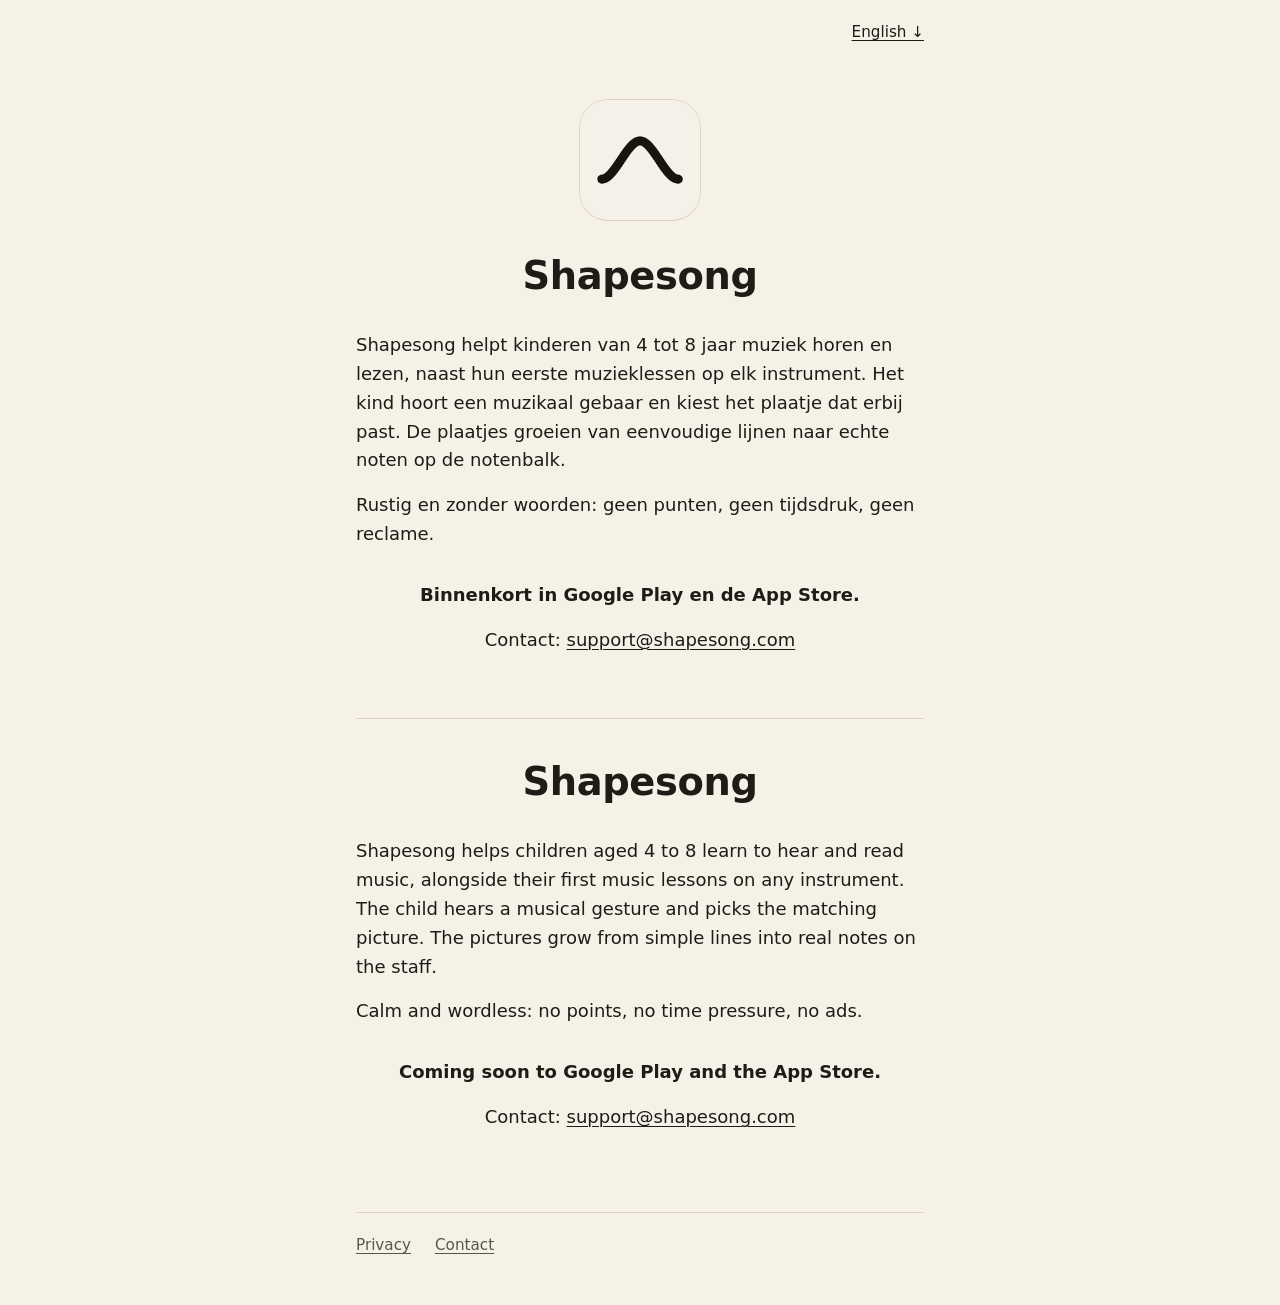
<file: index.html>
<!doctype html>
<html lang="nl">
<head>
  <meta charset="utf-8">
  <meta name="viewport" content="width=device-width, initial-scale=1">
  <meta http-equiv="Content-Security-Policy" content="default-src 'none'; img-src 'self'; style-src 'self'; base-uri 'none'; form-action 'none'">
  <meta name="referrer" content="no-referrer">
  <title>Shapesong</title>
  <meta name="description" content="Shapesong helpt kinderen van 4 tot 8 jaar muziek horen en lezen. Shapesong helps children aged 4 to 8 learn to hear and read music.">
  <link rel="canonical" href="https://shapesong.com/">
  <link rel="stylesheet" href="/style.css">
  <link rel="icon" href="/favicon.ico" sizes="32x32">
  <link rel="icon" href="/icon-192.png" type="image/png" sizes="192x192">
  <link rel="apple-touch-icon" href="/apple-touch-icon.png">
  <meta name="theme-color" content="#f6f1e7">
  <meta property="og:type" content="website">
  <meta property="og:site_name" content="Shapesong">
  <meta property="og:title" content="Shapesong">
  <meta property="og:description" content="Leer muziek horen en lezen: van lijnen naar noten, zonder woorden. Learn to hear and read music: from lines to notes, without words.">
  <meta property="og:url" content="https://shapesong.com/">
  <meta property="og:image" content="https://shapesong.com/og-image.png">
  <meta property="og:image:width" content="1024">
  <meta property="og:image:height" content="500">
  <meta property="og:image:alt" content="Een donkere lijn die omhoog en weer omlaag zwaait. A dark line that swoops up and down again.">
  <meta name="twitter:card" content="summary_large_image">
</head>
<body>
  <a class="skip" href="#main">Naar de inhoud</a>
  <header>
    <span></span>
    <a href="#en" lang="en" hreflang="en">English ↓</a>
  </header>

  <main id="main">
    <section class="lang hero" lang="nl">
      <img src="/icon-192.png" width="120" height="120" alt="Het Shapesong-icoon: een donkere lijn die omhoog en weer omlaag zwaait.">
      <h1>Shapesong</h1>
      <p>Shapesong helpt kinderen van 4 tot 8 jaar muziek horen en lezen, naast hun eerste muzieklessen op elk instrument. Het kind hoort een muzikaal gebaar en kiest het plaatje dat erbij past. De plaatjes groeien van eenvoudige lijnen naar echte noten op de notenbalk.</p>
      <p>Rustig en zonder woorden: geen punten, geen tijdsdruk, geen reclame.</p>
      <p class="soon">Binnenkort in Google Play en de App Store.</p>
      <p class="contact">Contact: <a href="mailto:support@shapesong.com">support@shapesong.com</a></p>
    </section>

    <section class="lang hero" id="en" lang="en">
      <h1>Shapesong</h1>
      <p>Shapesong helps children aged 4 to 8 learn to hear and read music, alongside their first music lessons on any instrument. The child hears a musical gesture and picks the matching picture. The pictures grow from simple lines into real notes on the staff.</p>
      <p>Calm and wordless: no points, no time pressure, no ads.</p>
      <p class="soon">Coming soon to Google Play and the App Store.</p>
      <p class="contact">Contact: <a href="mailto:support@shapesong.com">support@shapesong.com</a></p>
    </section>
  </main>

  <footer>
    <nav aria-label="Site">
      <a href="/privacy/">Privacy</a>
      <a href="/contact/">Contact</a>
    </nav>
  </footer>
</body>
</html>
</file>
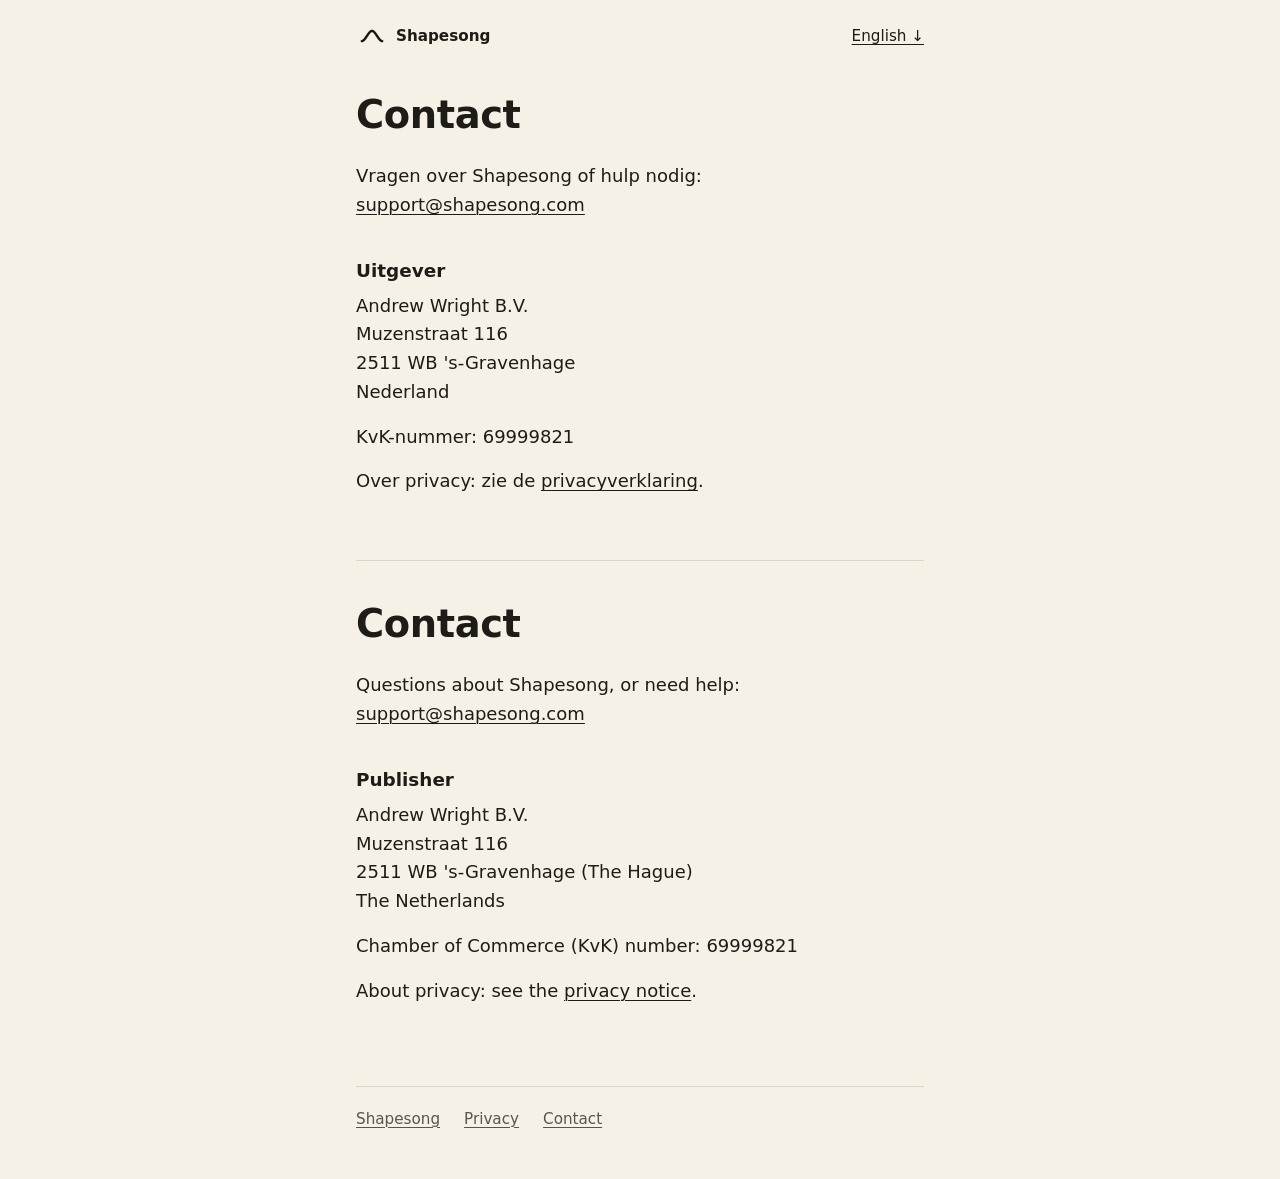
<file: contact/index.html>
<!doctype html>
<html lang="nl">
<head>
  <meta charset="utf-8">
  <meta name="viewport" content="width=device-width, initial-scale=1">
  <meta http-equiv="Content-Security-Policy" content="default-src 'none'; img-src 'self'; style-src 'self'; base-uri 'none'; form-action 'none'">
  <meta name="referrer" content="no-referrer">
  <title>Contact · Shapesong</title>
  <meta name="description" content="Contact en bedrijfsgegevens van Shapesong. Contact and company details for Shapesong.">
  <link rel="canonical" href="https://shapesong.com/contact/">
  <link rel="stylesheet" href="/style.css">
  <link rel="icon" href="/favicon.ico" sizes="32x32">
  <link rel="icon" href="/icon-192.png" type="image/png" sizes="192x192">
  <link rel="apple-touch-icon" href="/apple-touch-icon.png">
  <meta name="theme-color" content="#f6f1e7">
  <meta property="og:type" content="website">
  <meta property="og:site_name" content="Shapesong">
  <meta property="og:title" content="Contact · Shapesong">
  <meta property="og:url" content="https://shapesong.com/contact/">
  <meta property="og:image" content="https://shapesong.com/og-image.png">
  <meta property="og:image:width" content="1024">
  <meta property="og:image:height" content="500">
  <meta property="og:image:alt" content="Een donkere lijn die omhoog en weer omlaag zwaait. A dark line that swoops up and down again.">
  <meta name="twitter:card" content="summary_large_image">
</head>
<body>
  <a class="skip" href="#main">Naar de inhoud</a>
  <header>
    <a class="home" href="/"><img src="/icon-192.png" width="32" height="32" alt="">Shapesong</a>
    <a href="#en" lang="en" hreflang="en">English ↓</a>
  </header>

  <main id="main">
    <section class="lang" lang="nl">
      <h1>Contact</h1>
      <p>Vragen over Shapesong of hulp nodig: <a href="mailto:support@shapesong.com">support@shapesong.com</a></p>
      <h2>Uitgever</h2>
      <address>
        Andrew Wright B.V.<br>
        Muzenstraat 116<br>
        2511 WB 's-Gravenhage<br>
        Nederland
      </address>
      <p>KvK-nummer: 69999821</p>
      <p>Over privacy: zie de <a href="/privacy/">privacyverklaring</a>.</p>
    </section>

    <section class="lang" id="en" lang="en">
      <h1>Contact</h1>
      <p>Questions about Shapesong, or need help: <a href="mailto:support@shapesong.com">support@shapesong.com</a></p>
      <h2>Publisher</h2>
      <address>
        Andrew Wright B.V.<br>
        Muzenstraat 116<br>
        2511 WB 's-Gravenhage (The Hague)<br>
        The Netherlands
      </address>
      <p>Chamber of Commerce (KvK) number: 69999821</p>
      <p>About privacy: see the <a href="/privacy/">privacy notice</a>.</p>
    </section>
  </main>

  <footer>
    <nav aria-label="Site">
      <a href="/">Shapesong</a>
      <a href="/privacy/">Privacy</a>
      <a href="/contact/">Contact</a>
    </nav>
  </footer>
</body>
</html>
</file>
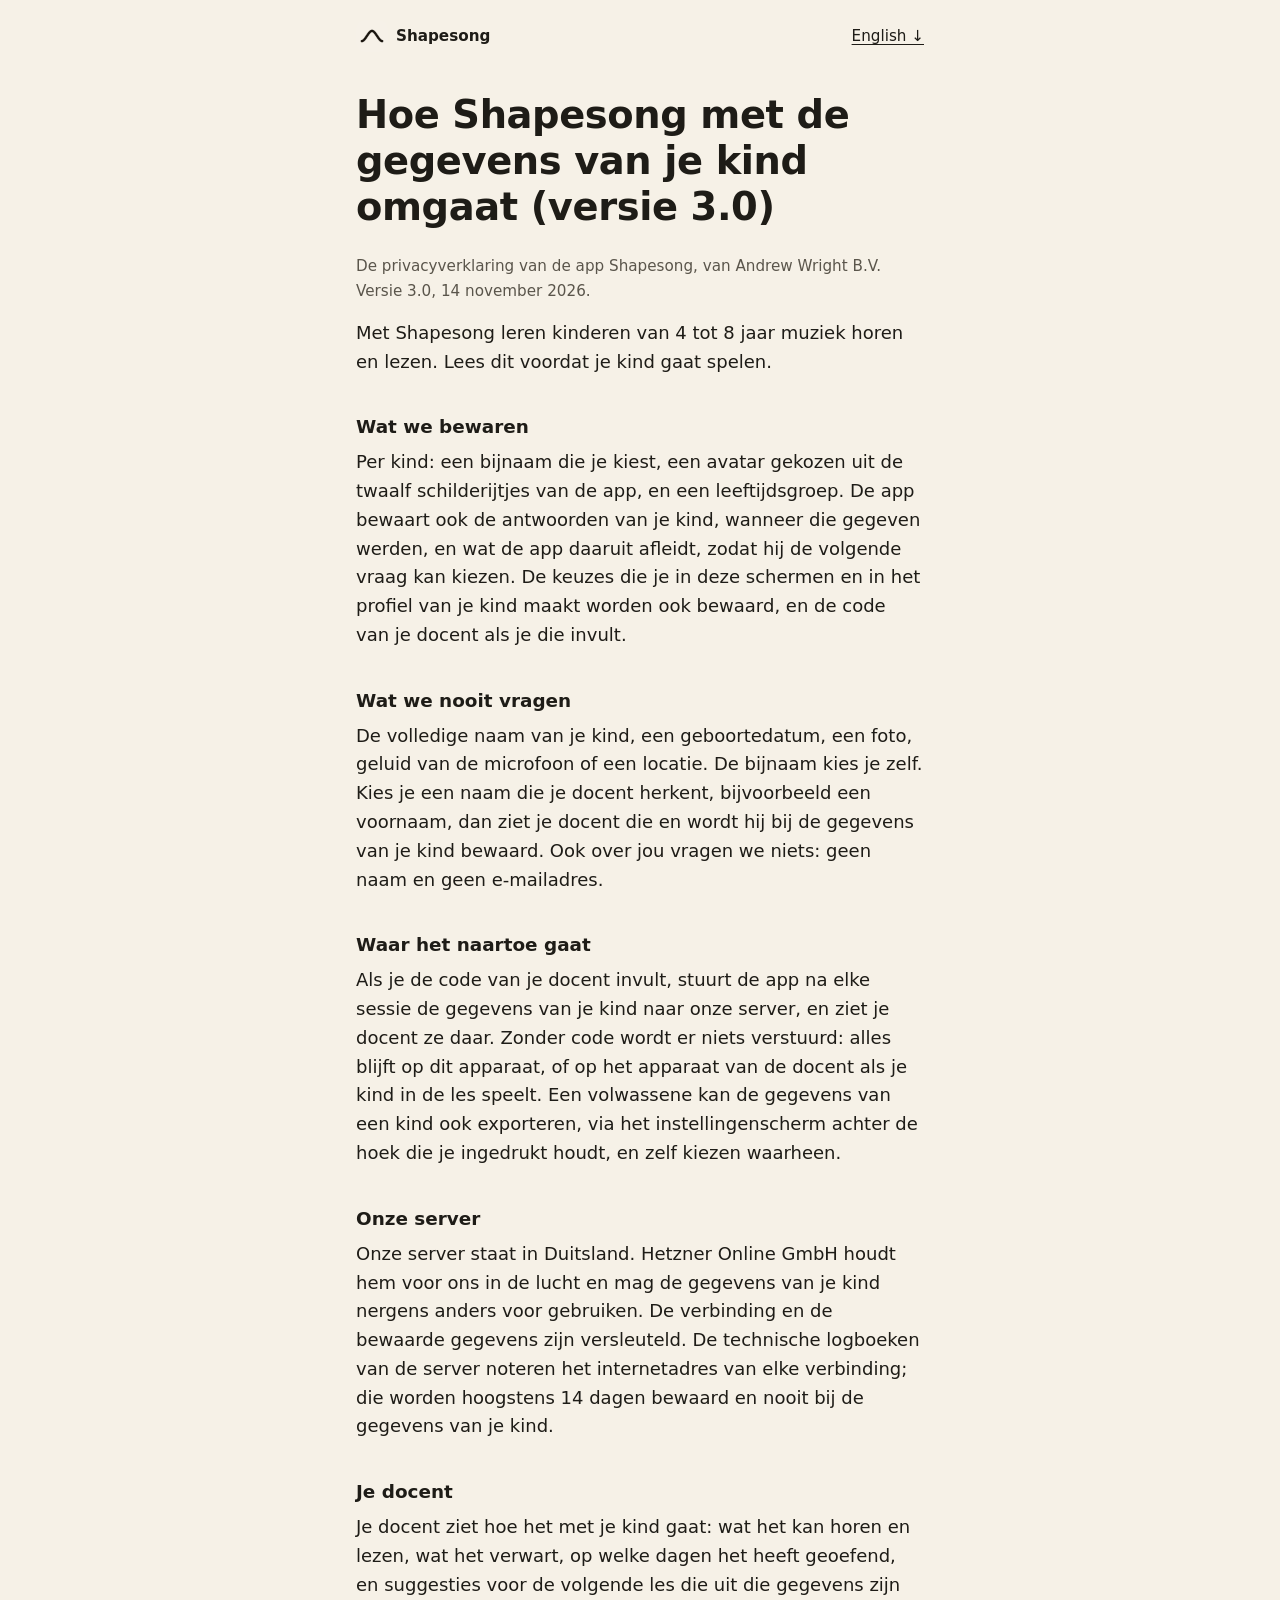
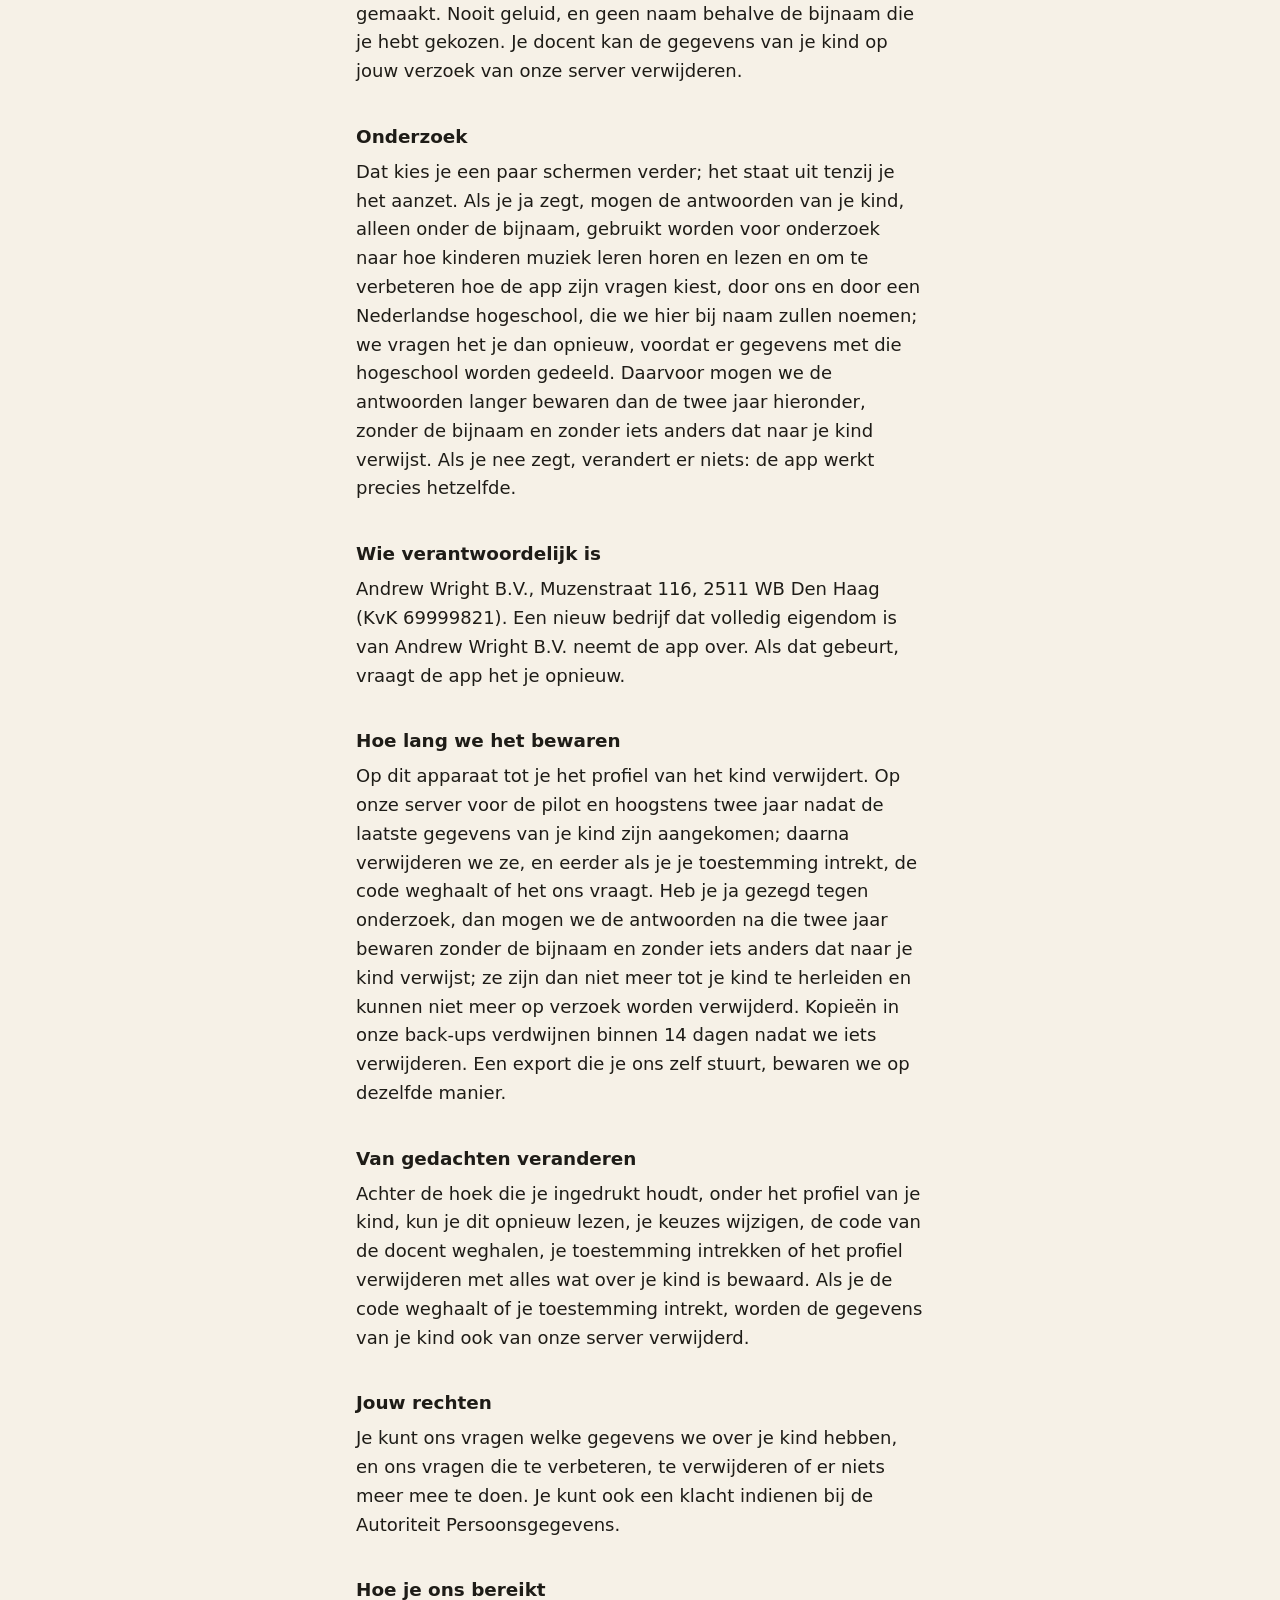
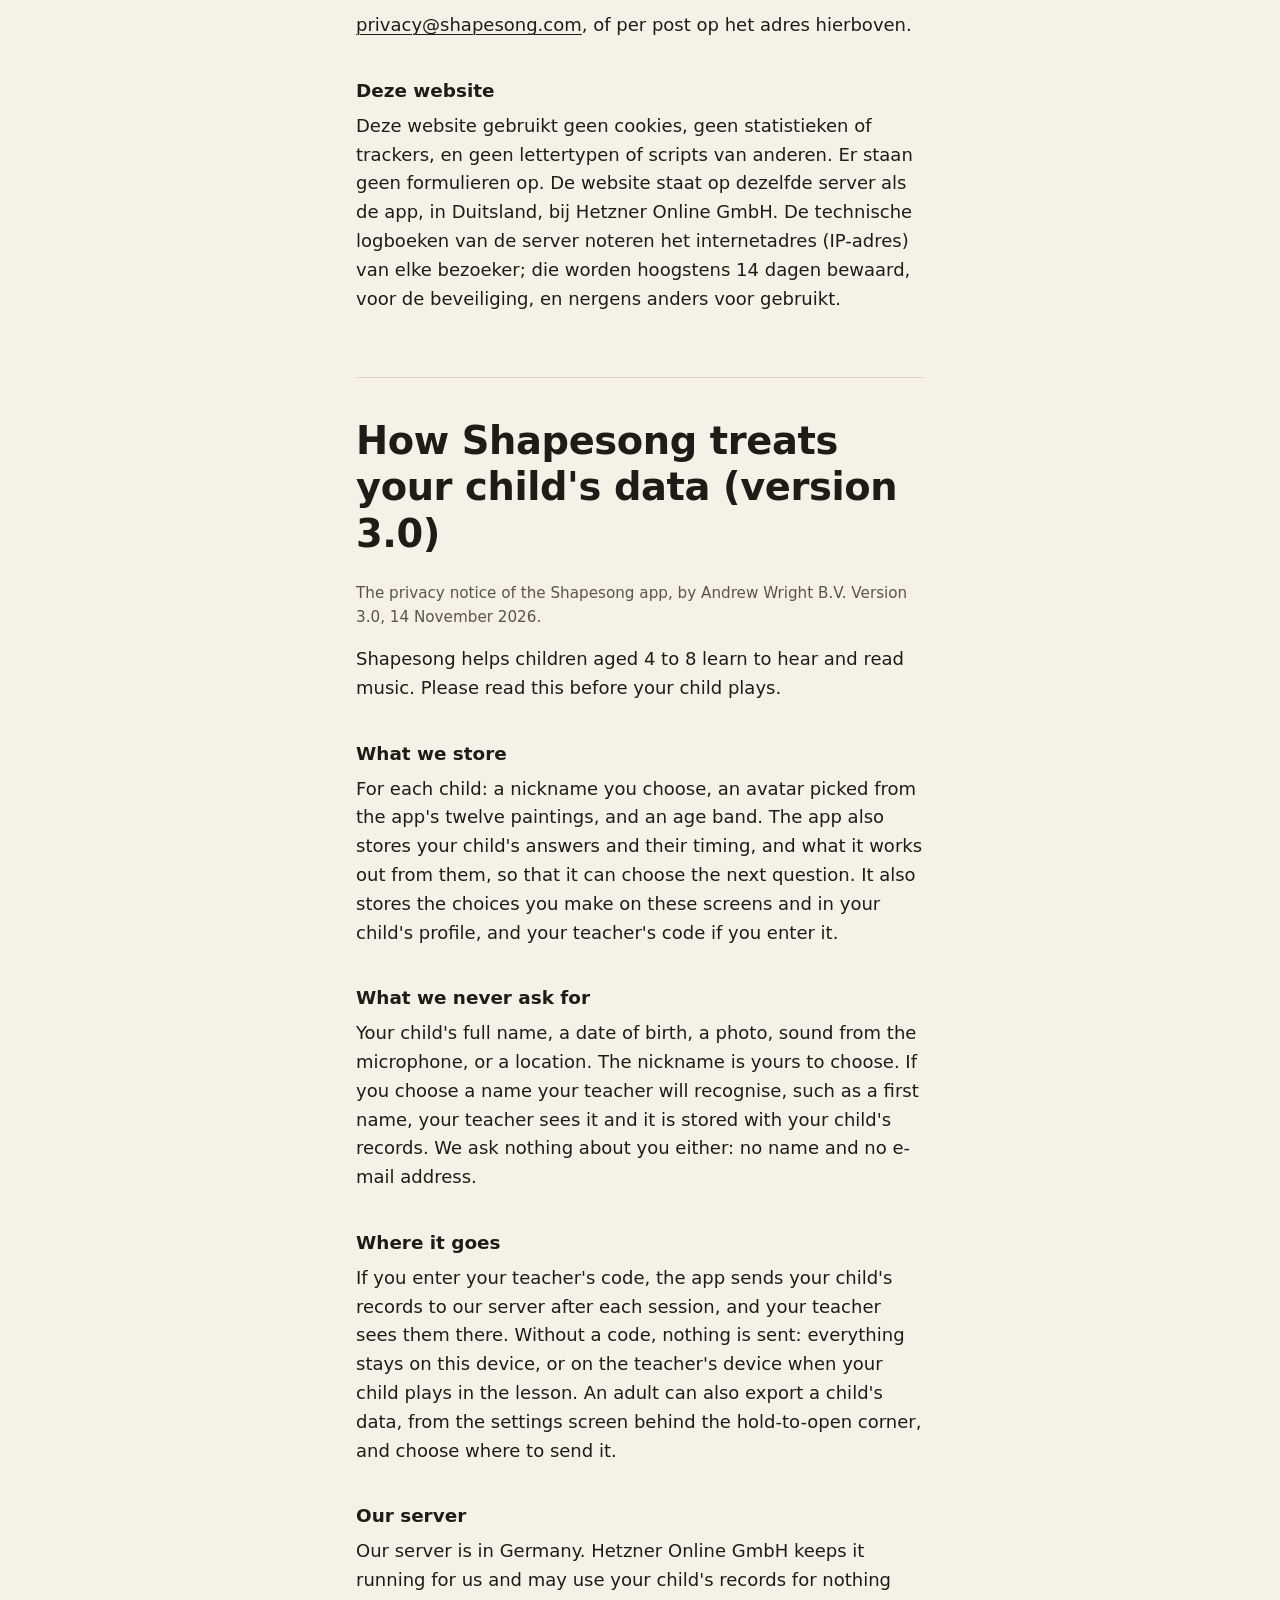
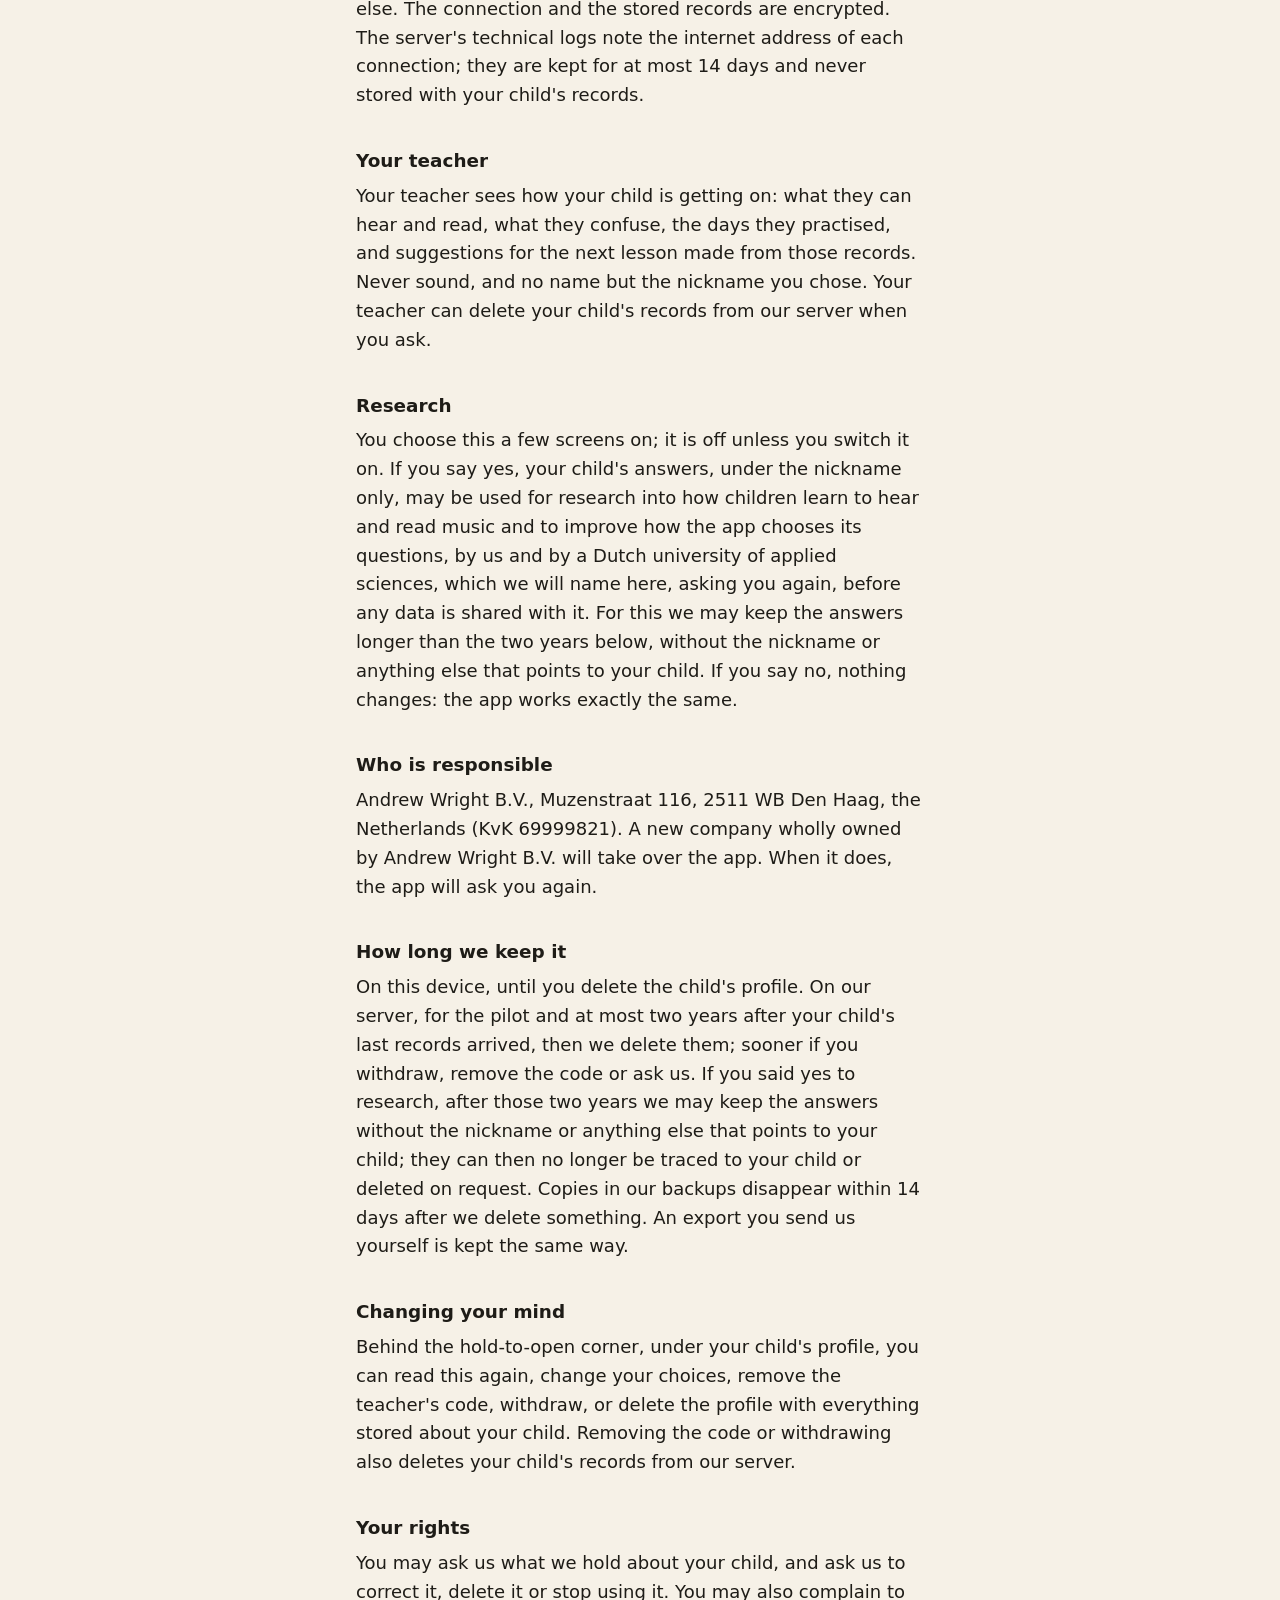
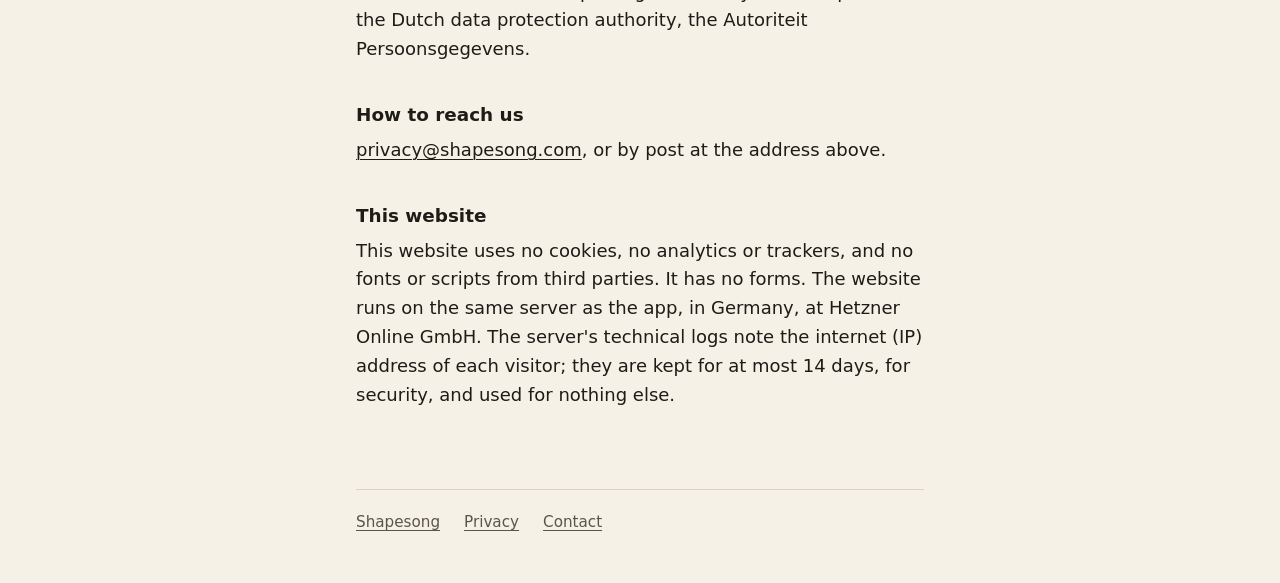
<file: privacy/index.html>
<!doctype html>
<html lang="nl">
<head>
  <meta charset="utf-8">
  <meta name="viewport" content="width=device-width, initial-scale=1">
  <meta http-equiv="Content-Security-Policy" content="default-src 'none'; img-src 'self'; style-src 'self'; base-uri 'none'; form-action 'none'">
  <meta name="referrer" content="no-referrer">
  <title>Privacy · Shapesong</title>
  <meta name="description" content="Privacyverklaring van de app Shapesong (Andrew Wright B.V.). Privacy notice of the Shapesong app (Andrew Wright B.V.).">
  <link rel="canonical" href="https://shapesong.com/privacy/">
  <link rel="stylesheet" href="/style.css">
  <link rel="icon" href="/favicon.ico" sizes="32x32">
  <link rel="icon" href="/icon-192.png" type="image/png" sizes="192x192">
  <link rel="apple-touch-icon" href="/apple-touch-icon.png">
  <meta name="theme-color" content="#f6f1e7">
  <meta property="og:type" content="website">
  <meta property="og:site_name" content="Shapesong">
  <meta property="og:title" content="Privacy · Shapesong">
  <meta property="og:url" content="https://shapesong.com/privacy/">
  <meta property="og:image" content="https://shapesong.com/og-image.png">
  <meta property="og:image:width" content="1024">
  <meta property="og:image:height" content="500">
  <meta property="og:image:alt" content="Een donkere lijn die omhoog en weer omlaag zwaait. A dark line that swoops up and down again.">
  <meta name="twitter:card" content="summary_large_image">
</head>
<body>
  <a class="skip" href="#main">Naar de inhoud</a>
  <header>
    <a class="home" href="/"><img src="/icon-192.png" width="32" height="32" alt="">Shapesong</a>
    <a href="#en" lang="en" hreflang="en">English ↓</a>
  </header>

  <main id="main">
    <section class="lang" lang="nl">
      <h1>Hoe Shapesong met de gegevens van je kind omgaat (versie 3.0)</h1>
      <p class="meta">De privacyverklaring van de app Shapesong, van Andrew Wright B.V. Versie 3.0, 14 november 2026.</p>
      <p>Met Shapesong leren kinderen van 4 tot 8 jaar muziek horen en lezen. Lees dit voordat je kind gaat spelen.</p>
      <h2>Wat we bewaren</h2>
      <p>Per kind: een bijnaam die je kiest, een avatar gekozen uit de twaalf schilderijtjes van de app, en een leeftijdsgroep. De app bewaart ook de antwoorden van je kind, wanneer die gegeven werden, en wat de app daaruit afleidt, zodat hij de volgende vraag kan kiezen. De keuzes die je in deze schermen en in het profiel van je kind maakt worden ook bewaard, en de code van je docent als je die invult.</p>
      <h2>Wat we nooit vragen</h2>
      <p>De volledige naam van je kind, een geboortedatum, een foto, geluid van de microfoon of een locatie. De bijnaam kies je zelf. Kies je een naam die je docent herkent, bijvoorbeeld een voornaam, dan ziet je docent die en wordt hij bij de gegevens van je kind bewaard. Ook over jou vragen we niets: geen naam en geen e-mailadres.</p>
      <h2>Waar het naartoe gaat</h2>
      <p>Als je de code van je docent invult, stuurt de app na elke sessie de gegevens van je kind naar onze server, en ziet je docent ze daar. Zonder code wordt er niets verstuurd: alles blijft op dit apparaat, of op het apparaat van de docent als je kind in de les speelt. Een volwassene kan de gegevens van een kind ook exporteren, via het instellingenscherm achter de hoek die je ingedrukt houdt, en zelf kiezen waarheen.</p>
      <h2>Onze server</h2>
      <p>Onze server staat in Duitsland. Hetzner Online GmbH houdt hem voor ons in de lucht en mag de gegevens van je kind nergens anders voor gebruiken. De verbinding en de bewaarde gegevens zijn versleuteld. De technische logboeken van de server noteren het internetadres van elke verbinding; die worden hoogstens 14 dagen bewaard en nooit bij de gegevens van je kind.</p>
      <h2>Je docent</h2>
      <p>Je docent ziet hoe het met je kind gaat: wat het kan horen en lezen, wat het verwart, op welke dagen het heeft geoefend, en suggesties voor de volgende les die uit die gegevens zijn gemaakt. Nooit geluid, en geen naam behalve de bijnaam die je hebt gekozen. Je docent kan de gegevens van je kind op jouw verzoek van onze server verwijderen.</p>
      <h2>Onderzoek</h2>
      <p>Dat kies je een paar schermen verder; het staat uit tenzij je het aanzet. Als je ja zegt, mogen de antwoorden van je kind, alleen onder de bijnaam, gebruikt worden voor onderzoek naar hoe kinderen muziek leren horen en lezen en om te verbeteren hoe de app zijn vragen kiest, door ons en door een Nederlandse hogeschool, die we hier bij naam zullen noemen; we vragen het je dan opnieuw, voordat er gegevens met die hogeschool worden gedeeld. Daarvoor mogen we de antwoorden langer bewaren dan de twee jaar hieronder, zonder de bijnaam en zonder iets anders dat naar je kind verwijst. Als je nee zegt, verandert er niets: de app werkt precies hetzelfde.</p>
      <h2>Wie verantwoordelijk is</h2>
      <p>Andrew Wright B.V., Muzenstraat 116, 2511 WB Den Haag (KvK 69999821). Een nieuw bedrijf dat volledig eigendom is van Andrew Wright B.V. neemt de app over. Als dat gebeurt, vraagt de app het je opnieuw.</p>
      <h2>Hoe lang we het bewaren</h2>
      <p>Op dit apparaat tot je het profiel van het kind verwijdert. Op onze server voor de pilot en hoogstens twee jaar nadat de laatste gegevens van je kind zijn aangekomen; daarna verwijderen we ze, en eerder als je je toestemming intrekt, de code weghaalt of het ons vraagt. Heb je ja gezegd tegen onderzoek, dan mogen we de antwoorden na die twee jaar bewaren zonder de bijnaam en zonder iets anders dat naar je kind verwijst; ze zijn dan niet meer tot je kind te herleiden en kunnen niet meer op verzoek worden verwijderd. Kopieën in onze back-ups verdwijnen binnen 14 dagen nadat we iets verwijderen. Een export die je ons zelf stuurt, bewaren we op dezelfde manier.</p>
      <h2>Van gedachten veranderen</h2>
      <p>Achter de hoek die je ingedrukt houdt, onder het profiel van je kind, kun je dit opnieuw lezen, je keuzes wijzigen, de code van de docent weghalen, je toestemming intrekken of het profiel verwijderen met alles wat over je kind is bewaard. Als je de code weghaalt of je toestemming intrekt, worden de gegevens van je kind ook van onze server verwijderd.</p>
      <h2>Jouw rechten</h2>
      <p>Je kunt ons vragen welke gegevens we over je kind hebben, en ons vragen die te verbeteren, te verwijderen of er niets meer mee te doen. Je kunt ook een klacht indienen bij de Autoriteit Persoonsgegevens.</p>
      <h2>Hoe je ons bereikt</h2>
      <p><a href="mailto:privacy@shapesong.com">privacy@shapesong.com</a>, of per post op het adres hierboven.</p>

      <h2>Deze website</h2>
      <p>Deze website gebruikt geen cookies, geen statistieken of trackers, en geen lettertypen of scripts van anderen. Er staan geen formulieren op. De website staat op dezelfde server als de app, in Duitsland, bij Hetzner Online GmbH. De technische logboeken van de server noteren het internetadres (IP-adres) van elke bezoeker; die worden hoogstens 14 dagen bewaard, voor de beveiliging, en nergens anders voor gebruikt.</p>
    </section>

    <section class="lang" id="en" lang="en">
      <h1>How Shapesong treats your child's data (version 3.0)</h1>
      <p class="meta">The privacy notice of the Shapesong app, by Andrew Wright B.V. Version 3.0, 14 November 2026.</p>
      <p>Shapesong helps children aged 4 to 8 learn to hear and read music. Please read this before your child plays.</p>
      <h2>What we store</h2>
      <p>For each child: a nickname you choose, an avatar picked from the app's twelve paintings, and an age band. The app also stores your child's answers and their timing, and what it works out from them, so that it can choose the next question. It also stores the choices you make on these screens and in your child's profile, and your teacher's code if you enter it.</p>
      <h2>What we never ask for</h2>
      <p>Your child's full name, a date of birth, a photo, sound from the microphone, or a location. The nickname is yours to choose. If you choose a name your teacher will recognise, such as a first name, your teacher sees it and it is stored with your child's records. We ask nothing about you either: no name and no e-mail address.</p>
      <h2>Where it goes</h2>
      <p>If you enter your teacher's code, the app sends your child's records to our server after each session, and your teacher sees them there. Without a code, nothing is sent: everything stays on this device, or on the teacher's device when your child plays in the lesson. An adult can also export a child's data, from the settings screen behind the hold-to-open corner, and choose where to send it.</p>
      <h2>Our server</h2>
      <p>Our server is in Germany. Hetzner Online GmbH keeps it running for us and may use your child's records for nothing else. The connection and the stored records are encrypted. The server's technical logs note the internet address of each connection; they are kept for at most 14 days and never stored with your child's records.</p>
      <h2>Your teacher</h2>
      <p>Your teacher sees how your child is getting on: what they can hear and read, what they confuse, the days they practised, and suggestions for the next lesson made from those records. Never sound, and no name but the nickname you chose. Your teacher can delete your child's records from our server when you ask.</p>
      <h2>Research</h2>
      <p>You choose this a few screens on; it is off unless you switch it on. If you say yes, your child's answers, under the nickname only, may be used for research into how children learn to hear and read music and to improve how the app chooses its questions, by us and by a Dutch university of applied sciences, which we will name here, asking you again, before any data is shared with it. For this we may keep the answers longer than the two years below, without the nickname or anything else that points to your child. If you say no, nothing changes: the app works exactly the same.</p>
      <h2>Who is responsible</h2>
      <p>Andrew Wright B.V., Muzenstraat 116, 2511 WB Den Haag, the Netherlands (KvK 69999821). A new company wholly owned by Andrew Wright B.V. will take over the app. When it does, the app will ask you again.</p>
      <h2>How long we keep it</h2>
      <p>On this device, until you delete the child's profile. On our server, for the pilot and at most two years after your child's last records arrived, then we delete them; sooner if you withdraw, remove the code or ask us. If you said yes to research, after those two years we may keep the answers without the nickname or anything else that points to your child; they can then no longer be traced to your child or deleted on request. Copies in our backups disappear within 14 days after we delete something. An export you send us yourself is kept the same way.</p>
      <h2>Changing your mind</h2>
      <p>Behind the hold-to-open corner, under your child's profile, you can read this again, change your choices, remove the teacher's code, withdraw, or delete the profile with everything stored about your child. Removing the code or withdrawing also deletes your child's records from our server.</p>
      <h2>Your rights</h2>
      <p>You may ask us what we hold about your child, and ask us to correct it, delete it or stop using it. You may also complain to the Dutch data protection authority, the Autoriteit Persoonsgegevens.</p>
      <h2>How to reach us</h2>
      <p><a href="mailto:privacy@shapesong.com">privacy@shapesong.com</a>, or by post at the address above.</p>

      <h2>This website</h2>
      <p>This website uses no cookies, no analytics or trackers, and no fonts or scripts from third parties. It has no forms. The website runs on the same server as the app, in Germany, at Hetzner Online GmbH. The server's technical logs note the internet (IP) address of each visitor; they are kept for at most 14 days, for security, and used for nothing else.</p>
    </section>
  </main>

  <footer>
    <nav aria-label="Site">
      <a href="/">Shapesong</a>
      <a href="/privacy/">Privacy</a>
      <a href="/contact/">Contact</a>
    </nav>
  </footer>
</body>
</html>
</file>
<file: style.css>
/* Shapesong — one small stylesheet for every page.
   Colours come from the app icon: warm paper and dark ink. */

:root {
  --paper: #f6f1e7;
  --ink: #1e1c17;
  --soft: #5a554b;   /* quieter text; still well above 4.5:1 on paper */
  --line: #ddd5c4;
}

*,
*::before,
*::after {
  box-sizing: border-box;
}

html {
  -webkit-text-size-adjust: 100%;
  text-size-adjust: 100%;
}

body {
  margin: 0;
  background: var(--paper);
  color: var(--ink);
  font-family: system-ui, -apple-system, "Segoe UI", Roboto, "Helvetica Neue", Arial, sans-serif;
  font-size: 1.0625rem;
  line-height: 1.6;
}

main,
header,
footer {
  max-width: 38rem;
  margin: 0 auto;
  padding: 0 1.25rem;
}

header {
  padding-top: 1.25rem;
  display: flex;
  justify-content: space-between;
  align-items: center;
  font-size: 0.95rem;
}

header .home {
  display: flex;
  align-items: center;
  gap: 0.5rem;
  text-decoration: none;
  font-weight: 600;
}

header .home img {
  width: 2rem;
  height: 2rem;
  border-radius: 0.5rem;
}

a {
  color: var(--ink);
  text-underline-offset: 0.18em;
  text-decoration-thickness: 1px;
}

a:hover {
  text-decoration-thickness: 2px;
}

a:focus-visible {
  outline: 2px solid var(--ink);
  outline-offset: 3px;
  border-radius: 2px;
}

.skip {
  position: absolute;
  left: -999px;
}

.skip:focus {
  left: 1rem;
  top: 1rem;
  background: var(--paper);
  padding: 0.25rem 0.5rem;
}

h1 {
  font-size: 2rem;
  font-weight: 600;
  letter-spacing: -0.01em;
  line-height: 1.2;
  margin: 3rem 0 1.5rem;
}

h2 {
  font-size: 1.15rem;
  font-weight: 600;
  margin: 2.25rem 0 0.4rem;
}

p {
  margin: 0 0 1rem;
}

.meta {
  color: var(--soft);
  font-size: 0.95rem;
}

/* Home */

.hero {
  text-align: center;
  padding-top: 3.5rem;
}

.hero img {
  width: 7.5rem;
  height: 7.5rem;
  border-radius: 1.75rem;
  box-shadow: 0 1px 0 var(--line), 0 0 0 1px var(--line);
}

.hero h1 {
  margin: 1.5rem 0 2rem;
}

.hero p {
  text-align: left;
}

.hero .soon,
.hero .contact {
  text-align: center;
}

.soon {
  margin-top: 2rem;
  font-weight: 600;
}

/* A quiet line between the Dutch and the English half */

.lang + .lang {
  margin-top: 4rem;
  padding-top: 2.5rem;
  border-top: 1px solid var(--line);
}

.lang:not(.hero) > h1:first-child {
  margin-top: 2.5rem;
}

.lang + .lang > h1:first-child {
  margin-top: 0;
}

address {
  margin-bottom: 1rem;
}

address {
  font-style: normal;
}

footer {
  margin-top: 5rem;
  padding-bottom: 3rem;
  font-size: 0.95rem;
  color: var(--soft);
}

footer nav {
  display: flex;
  gap: 1.5rem;
  border-top: 1px solid var(--line);
  padding-top: 1.25rem;
}

footer a {
  color: var(--soft);
}

@media (min-width: 40rem) {
  body {
    font-size: 1.125rem;
  }

  h1 {
    font-size: 2.4rem;
  }
}
</file>
